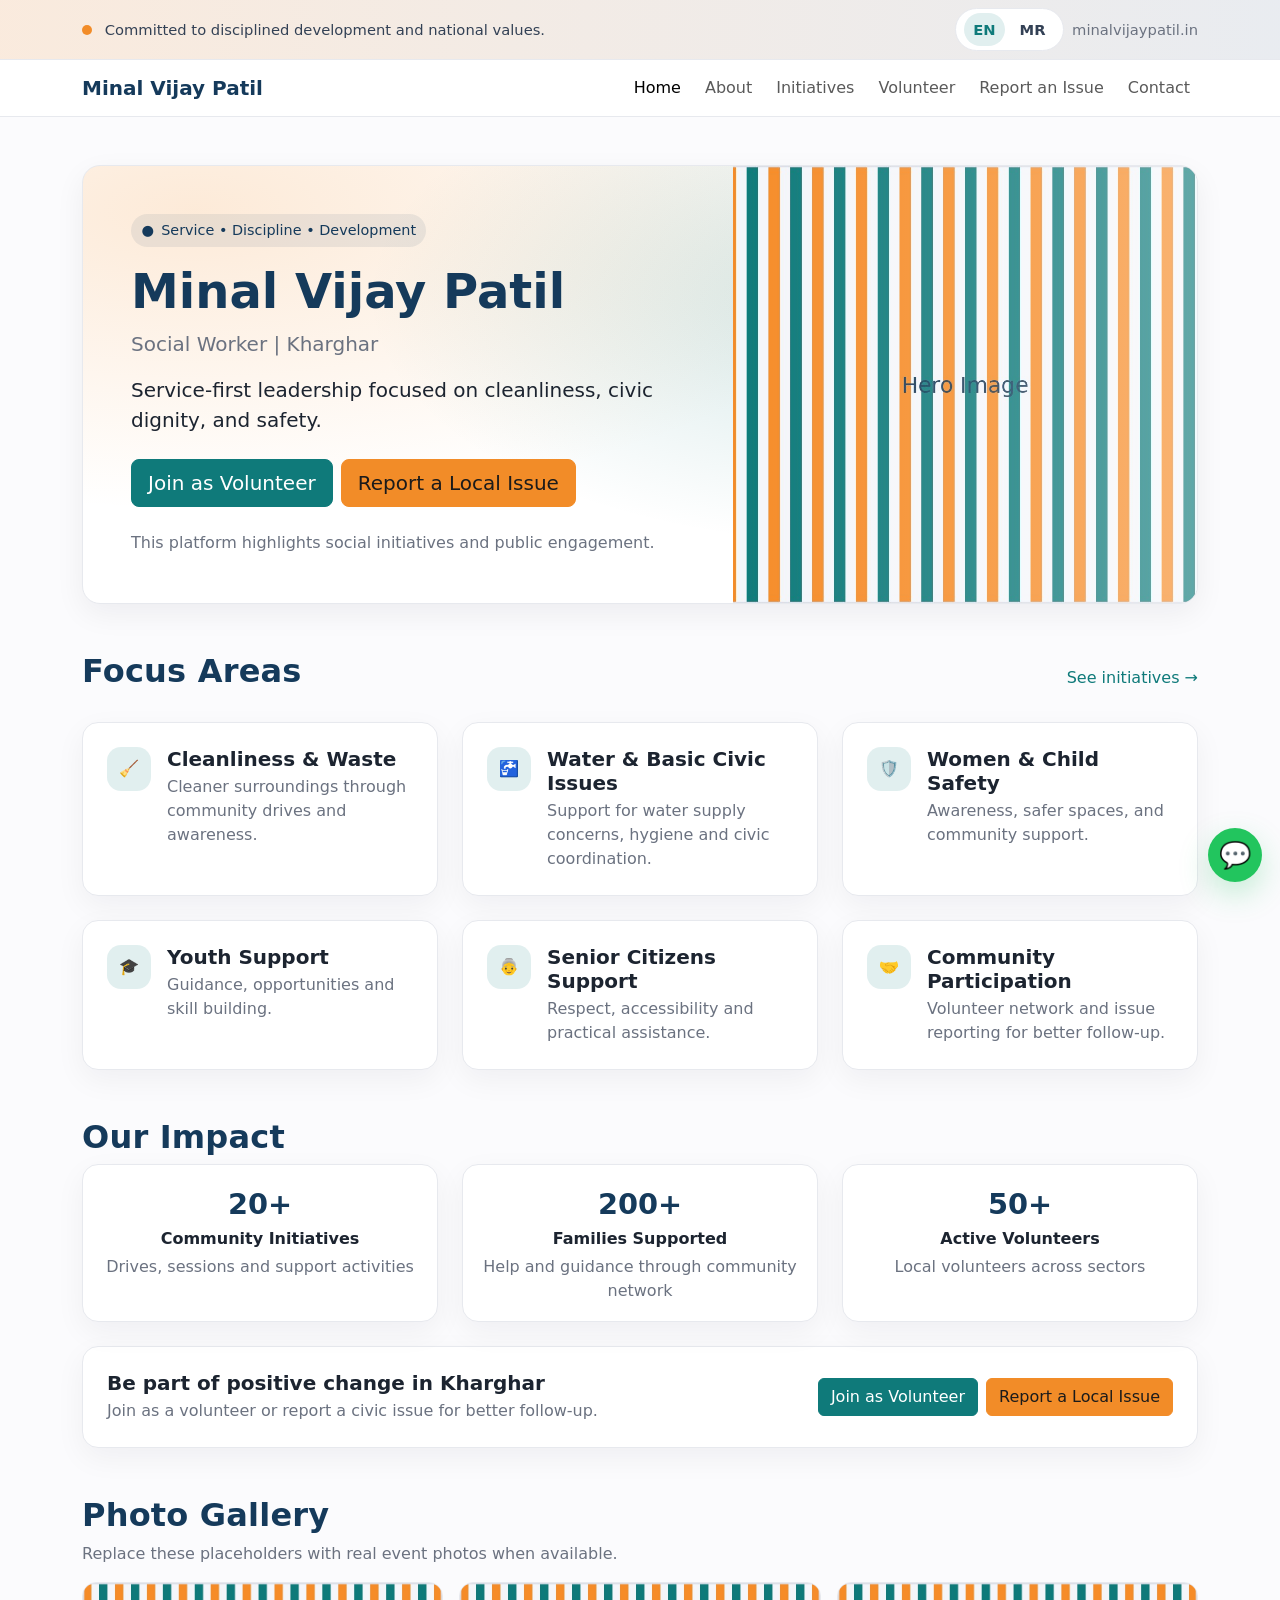
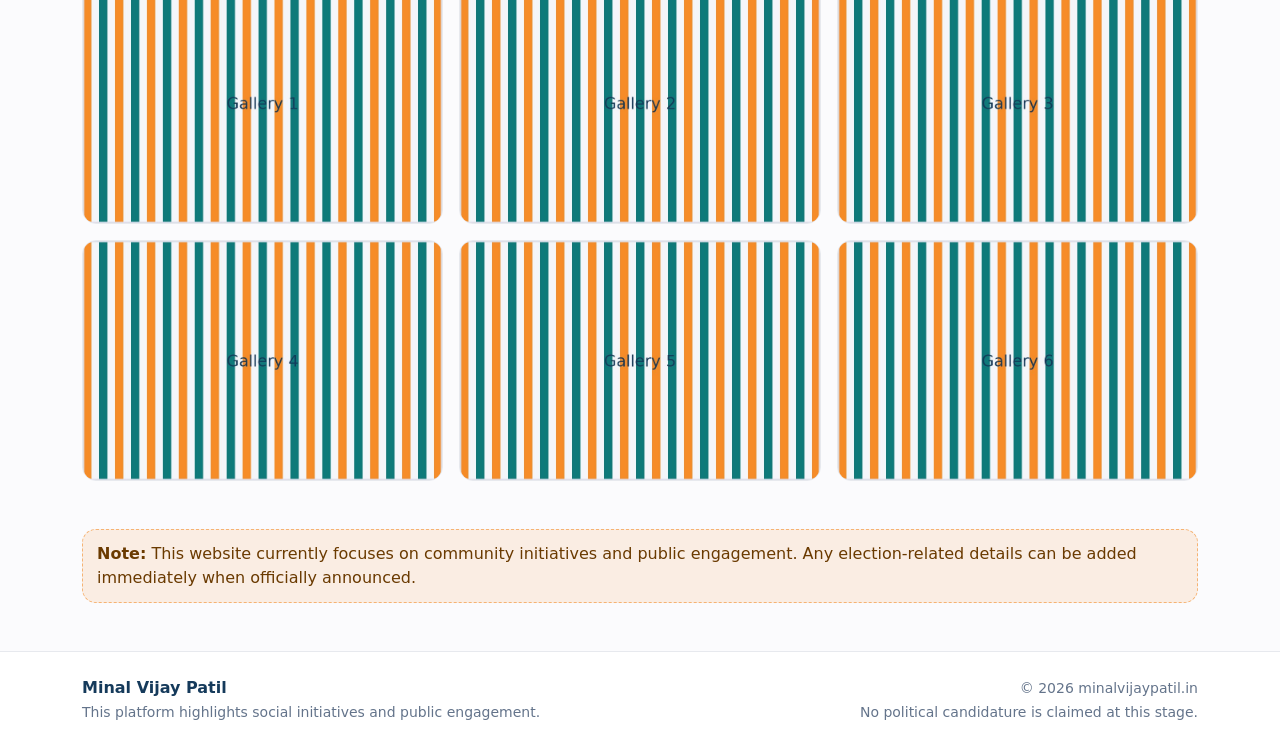
<file: index.html>
<!doctype html>
<html lang="en" data-lang="en">
<head>
  <meta charset="utf-8" />
  <meta name="viewport" content="width=device-width, initial-scale=1" />
  <title>Minal Vijay Patil | Social Worker | Kharghar</title>
  <meta name="description" content="Service-first leadership for Kharghar: cleanliness, civic issues, women & child safety, youth & senior support." />
  <link rel="icon" href="data:," />
  <link href="https://cdn.jsdelivr.net/npm/bootstrap@5.3.3/dist/css/bootstrap.min.css" rel="stylesheet">
  <link href="assets/css/style.css" rel="stylesheet">
</head>
<body>

  <div class="topbar py-2">
    <div class="container d-flex flex-wrap justify-content-between align-items-center gap-2">
      <div>
        <span class="brand-dot"></span>
        <span data-i18n="topbar_line"
          data-en="Committed to disciplined development and national values."
          data-mr="शिस्तबद्ध विकास आणि राष्ट्रीय मूल्यांप्रती कटिबद्ध.">
        </span>
      </div>

      <div class="d-flex align-items-center gap-2">
        <div class="lang-chip">
          <button type="button" class="active" data-lang-btn="en">EN</button>
          <button type="button" data-lang-btn="mr">MR</button>
        </div>
        <span class="small-muted">minalvijaypatil.in</span>
      </div>
    </div>
  </div>

  <nav class="navbar navbar-expand-lg sticky-top">
    <div class="container">
      <a class="navbar-brand fw-bold" href="index.html" style="color:var(--brand-navy);">Minal Vijay Patil</a>
      <button class="navbar-toggler" type="button" data-bs-toggle="collapse" data-bs-target="#nav">
        <span class="navbar-toggler-icon"></span>
      </button>

      <div class="collapse navbar-collapse" id="nav">
        <ul class="navbar-nav ms-auto gap-lg-2">
          <li class="nav-item"><a class="nav-link active" href="index.html" data-i18n="nav_home" data-en="Home" data-mr="मुख्यपृष्ठ"></a></li>
          <li class="nav-item"><a class="nav-link" href="about.html" data-i18n="nav_about" data-en="About" data-mr="परिचय"></a></li>
          <li class="nav-item"><a class="nav-link" href="initiatives.html" data-i18n="nav_initiatives" data-en="Initiatives" data-mr="उपक्रम"></a></li>
          <li class="nav-item"><a class="nav-link" href="volunteer.html" data-i18n="nav_volunteer" data-en="Volunteer" data-mr="स्वयंसेवक"></a></li>
          <li class="nav-item"><a class="nav-link" href="report.html" data-i18n="nav_report" data-en="Report an Issue" data-mr="तक्रार नोंदवा"></a></li>
          <li class="nav-item"><a class="nav-link" href="contact.html" data-i18n="nav_contact" data-en="Contact" data-mr="संपर्क"></a></li>
        </ul>
      </div>
    </div>
  </nav>

  <main class="container my-4 my-lg-5">

    <div class="hero">
      <div class="row g-0 align-items-stretch">
        <div class="col-lg-7 p-4 p-lg-5">
          <div class="hero-badge mb-3">
            <span>●</span>
            <span data-i18n="hero_badge"
              data-en="Service • Discipline • Development"
              data-mr="सेवा • शिस्त • विकास"></span>
          </div>

          <h1 class="display-5 fw-bold mb-2" style="color:var(--brand-navy);" data-i18n="hero_name"
              data-en="Minal Vijay Patil"
              data-mr="मीनल विजय पाटील"></h1>

          <p class="fs-5 mb-3 small-muted" data-i18n="hero_role"
             data-en="Social Worker | Kharghar"
             data-mr="सामाजिक कार्यकर्त्या | खारघर"></p>

          <p class="fs-5 mb-4" data-i18n="hero_line"
             data-en="Service-first leadership focused on cleanliness, civic dignity, and safety."
             data-mr="स्वच्छता, नागरिक सन्मान आणि सुरक्षिततेवर केंद्रित सेवाभावी नेतृत्व."></p>

          <div class="d-flex flex-wrap gap-2">
            <a class="btn btn-brand btn-lg" href="volunteer.html" data-i18n="cta_join" data-en="Join as Volunteer" data-mr="स्वयंसेवक व्हा"></a>
            <a class="btn btn-accent btn-lg" href="report.html" data-i18n="cta_report" data-en="Report a Local Issue" data-mr="स्थानिक तक्रार नोंदवा"></a>
          </div>

          <p class="mt-4 mb-0 small-muted" data-i18n="hero_note"
             data-en="This platform highlights social initiatives and public engagement."
             data-mr="हा मंच सामाजिक उपक्रम आणि लोकसहभाग यासाठी आहे."></p>
        </div>

        <div class="col-lg-5 hero-img"></div>
      </div>
    </div>

    <section class="mt-5">
      <div class="d-flex align-items-end justify-content-between flex-wrap gap-2">
        <h2 class="section-title fw-bold mb-0" data-i18n="focus_title" data-en="Focus Areas" data-mr="मुख्य लक्ष क्षेत्रे"></h2>
        <a href="initiatives.html" class="text-decoration-none" style="color:var(--brand-teal);" data-i18n="focus_link" data-en="See initiatives →" data-mr="उपक्रम पहा →"></a>
      </div>

      <div class="row g-3 g-lg-4 mt-2">
        <div class="col-md-6 col-lg-4">
          <div class="card-clean p-4 h-100">
            <div class="d-flex gap-3">
              <div class="icon-pill">🧹</div>
              <div>
                <h5 class="fw-bold mb-1" data-i18n="fa1" data-en="Cleanliness & Waste" data-mr="स्वच्छता व कचरा व्यवस्थापन"></h5>
                <p class="small-muted mb-0" data-i18n="fa1d"
                   data-en="Cleaner surroundings through community drives and awareness."
                   data-mr="समूहस्वच्छता मोहिमा व जनजागृतीद्वारे स्वच्छ परिसर."></p>
              </div>
            </div>
          </div>
        </div>

        <div class="col-md-6 col-lg-4">
          <div class="card-clean p-4 h-100">
            <div class="d-flex gap-3">
              <div class="icon-pill">🚰</div>
              <div>
                <h5 class="fw-bold mb-1" data-i18n="fa2" data-en="Water & Basic Civic Issues" data-mr="पाणी व मूलभूत नागरी समस्या"></h5>
                <p class="small-muted mb-0" data-i18n="fa2d"
                   data-en="Support for water supply concerns, hygiene and civic coordination."
                   data-mr="पाणीपुरवठा, स्वच्छता आणि नागरी समन्वयासाठी सहकार्य."></p>
              </div>
            </div>
          </div>
        </div>

        <div class="col-md-6 col-lg-4">
          <div class="card-clean p-4 h-100">
            <div class="d-flex gap-3">
              <div class="icon-pill">🛡️</div>
              <div>
                <h5 class="fw-bold mb-1" data-i18n="fa3" data-en="Women & Child Safety" data-mr="महिला व बालसुरक्षा"></h5>
                <p class="small-muted mb-0" data-i18n="fa3d"
                   data-en="Awareness, safer spaces, and community support."
                   data-mr="जनजागृती, सुरक्षित परिसर आणि समुदाय सहकार्य."></p>
              </div>
            </div>
          </div>
        </div>

        <div class="col-md-6 col-lg-4">
          <div class="card-clean p-4 h-100">
            <div class="d-flex gap-3">
              <div class="icon-pill">🎓</div>
              <div>
                <h5 class="fw-bold mb-1" data-i18n="fa4" data-en="Youth Support" data-mr="युवा मार्गदर्शन"></h5>
                <p class="small-muted mb-0" data-i18n="fa4d"
                   data-en="Guidance, opportunities and skill building."
                   data-mr="मार्गदर्शन, संधी आणि कौशल्यविकास."></p>
              </div>
            </div>
          </div>
        </div>

        <div class="col-md-6 col-lg-4">
          <div class="card-clean p-4 h-100">
            <div class="d-flex gap-3">
              <div class="icon-pill">👵</div>
              <div>
                <h5 class="fw-bold mb-1" data-i18n="fa5" data-en="Senior Citizens Support" data-mr="ज्येष्ठ नागरिक सहाय्य"></h5>
                <p class="small-muted mb-0" data-i18n="fa5d"
                   data-en="Respect, accessibility and practical assistance."
                   data-mr="आदर, सुलभता आणि प्रत्यक्ष मदत."></p>
              </div>
            </div>
          </div>
        </div>

        <div class="col-md-6 col-lg-4">
          <div class="card-clean p-4 h-100">
            <div class="d-flex gap-3">
              <div class="icon-pill">🤝</div>
              <div>
                <h5 class="fw-bold mb-1" data-i18n="fa6" data-en="Community Participation" data-mr="लोकसहभाग"></h5>
                <p class="small-muted mb-0" data-i18n="fa6d"
                   data-en="Volunteer network and issue reporting for better follow-up."
                   data-mr="स्वयंसेवक नेटवर्क आणि तक्रार नोंदणीमुळे प्रभावी पाठपुरावा."></p>
              </div>
            </div>
          </div>
        </div>
      </div>
    </section>

    <section class="mt-5">
      <h2 class="section-title fw-bold" data-i18n="impact_title" data-en="Our Impact" data-mr="आमचा प्रभाव"></h2>

      <div class="row g-3 g-lg-4">
        <div class="col-md-4">
          <div class="kpi h-100 text-center">
            <div class="num">20+</div>
            <div class="fw-semibold" data-i18n="kpi1" data-en="Community Initiatives" data-mr="सामाजिक उपक्रम"></div>
            <div class="small-muted mt-1" data-i18n="kpi1d" data-en="Drives, sessions and support activities" data-mr="मोहिमा, सत्रे आणि सहाय्य उपक्रम"></div>
          </div>
        </div>
        <div class="col-md-4">
          <div class="kpi h-100 text-center">
            <div class="num">200+</div>
            <div class="fw-semibold" data-i18n="kpi2" data-en="Families Supported" data-mr="कुटुंबांना सहाय्य"></div>
            <div class="small-muted mt-1" data-i18n="kpi2d" data-en="Help and guidance through community network" data-mr="समुदाय नेटवर्कद्वारे मदत व मार्गदर्शन"></div>
          </div>
        </div>
        <div class="col-md-4">
          <div class="kpi h-100 text-center">
            <div class="num">50+</div>
            <div class="fw-semibold" data-i18n="kpi3" data-en="Active Volunteers" data-mr="सक्रिय स्वयंसेवक"></div>
            <div class="small-muted mt-1" data-i18n="kpi3d" data-en="Local volunteers across sectors" data-mr="विविध सेक्टरमधील स्वयंसेवक"></div>
          </div>
        </div>
      </div>

      <div class="card-clean p-4 mt-4">
        <div class="d-flex flex-wrap align-items-center justify-content-between gap-2">
          <div>
            <h5 class="fw-bold mb-1" data-i18n="cta_block_title" data-en="Be part of positive change in Kharghar" data-mr="खारघरमध्ये सकारात्मक बदलाचा भाग व्हा"></h5>
            <p class="small-muted mb-0" data-i18n="cta_block_desc"
               data-en="Join as a volunteer or report a civic issue for better follow-up."
               data-mr="स्वयंसेवक व्हा किंवा नागरी तक्रार नोंदवा — प्रभावी पाठपुराव्यासाठी."></p>
          </div>
          <div class="d-flex flex-wrap gap-2">
            <a class="btn btn-brand" href="volunteer.html" data-i18n="cta_join2" data-en="Join as Volunteer" data-mr="स्वयंसेवक व्हा"></a>
            <a class="btn btn-accent" href="report.html" data-i18n="cta_report2" data-en="Report a Local Issue" data-mr="स्थानिक तक्रार नोंदवा"></a>
          </div>
        </div>
      </div>
    </section>

    <section class="mt-5">
      <h2 class="section-title fw-bold" data-i18n="gallery_title" data-en="Photo Gallery" data-mr="फोटो गॅलरी"></h2>
      <p class="small-muted" data-i18n="gallery_desc"
         data-en="Replace these placeholders with real event photos when available."
         data-mr="खरे कार्यक्रम फोटो उपलब्ध झाल्यावर हे placeholders बदला."></p>

      <div class="row g-3 gallery">
        <div class="col-6 col-lg-4"><img class="img-fluid" src="assets/img/gallery-1.jpg" alt="gallery"></div>
        <div class="col-6 col-lg-4"><img class="img-fluid" src="assets/img/gallery-2.jpg" alt="gallery"></div>
        <div class="col-6 col-lg-4"><img class="img-fluid" src="assets/img/gallery-3.jpg" alt="gallery"></div>
        <div class="col-6 col-lg-4"><img class="img-fluid" src="assets/img/gallery-4.jpg" alt="gallery"></div>
        <div class="col-6 col-lg-4"><img class="img-fluid" src="assets/img/gallery-5.jpg" alt="gallery"></div>
        <div class="col-6 col-lg-4"><img class="img-fluid" src="assets/img/gallery-6.jpg" alt="gallery"></div>
      </div>
    </section>

    <section class="mt-5">
      <div class="form-note">
        <strong data-i18n="disc_title" data-en="Note:" data-mr="टीप:"></strong>
        <span data-i18n="disc_text"
          data-en="This website currently focuses on community initiatives and public engagement. Any election-related details can be added immediately when officially announced."
          data-mr="हा वेबसाईट सध्या सामाजिक उपक्रम आणि लोकसहभागावर केंद्रित आहे. अधिकृत घोषणा झाल्यावर निवडणूकविषयक माहिती त्वरित जोडता येईल."></span>
      </div>
    </section>

  </main>

  <footer class="footer mt-5">
    <div class="container py-4">
      <div class="d-flex flex-wrap justify-content-between align-items-center gap-2">
        <div>
          <div class="fw-bold" style="color:var(--brand-navy);">Minal Vijay Patil</div>
          <small data-i18n="footer_line"
            data-en="This platform highlights social initiatives and public engagement."
            data-mr="हा मंच सामाजिक उपक्रम आणि लोकसहभाग यासाठी आहे."></small>
        </div>
        <div class="text-end">
          <small>© <span id="year"></span> minalvijaypatil.in</small><br/>
          <small class="small-muted" data-i18n="footer_disclaimer"
            data-en="No political candidature is claimed at this stage."
            data-mr="या टप्प्यावर कोणताही राजकीय उमेदवारीचा दावा नाही."></small>
        </div>
      </div>
    </div>
  </footer>

  <a class="sticky-whatsapp" href="https://wa.me/910000000000" target="_blank" aria-label="WhatsApp">
    <div class="wa">💬</div>
  </a>

  <script src="https://cdn.jsdelivr.net/npm/bootstrap@5.3.3/dist/js/bootstrap.bundle.min.js"></script>
  <script src="assets/js/main.js"></script>
</body>
</html>
</file>
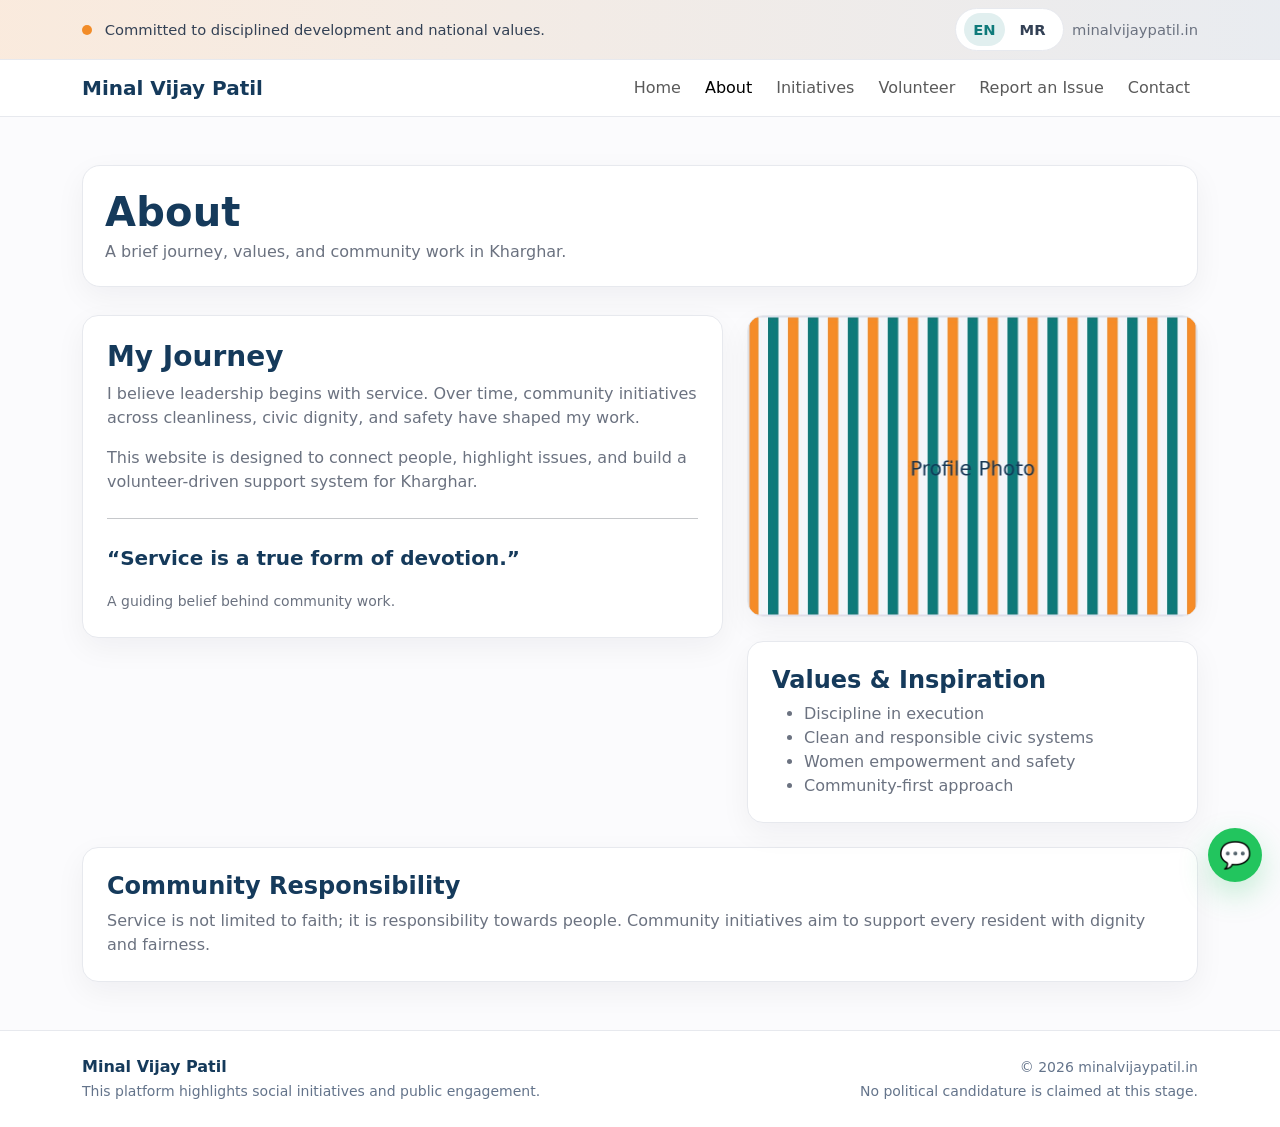
<file: about.html>
<!doctype html>
<html lang="en" data-lang="en">
<head>
  <meta charset="utf-8" />
  <meta name="viewport" content="width=device-width, initial-scale=1" />
  <title>About | Minal Vijay Patil</title>
  <link rel="icon" href="data:," />
  <link href="https://cdn.jsdelivr.net/npm/bootstrap@5.3.3/dist/css/bootstrap.min.css" rel="stylesheet">
  <link href="assets/css/style.css" rel="stylesheet">
</head>
<body>

<div class="topbar py-2">
  <div class="container d-flex flex-wrap justify-content-between align-items-center gap-2">
    <div><span class="brand-dot"></span>
      <span data-i18n="topbar_line"
        data-en="Committed to disciplined development and national values."
        data-mr="शिस्तबद्ध विकास आणि राष्ट्रीय मूल्यांप्रती कटिबद्ध."></span>
    </div>
    <div class="d-flex align-items-center gap-2">
      <div class="lang-chip">
        <button type="button" class="active" data-lang-btn="en">EN</button>
        <button type="button" data-lang-btn="mr">MR</button>
      </div>
      <span class="small-muted">minalvijaypatil.in</span>
    </div>
  </div>
</div>

<nav class="navbar navbar-expand-lg sticky-top">
  <div class="container">
    <a class="navbar-brand fw-bold" href="index.html" style="color:var(--brand-navy);">Minal Vijay Patil</a>
    <button class="navbar-toggler" type="button" data-bs-toggle="collapse" data-bs-target="#nav">
      <span class="navbar-toggler-icon"></span>
    </button>
    <div class="collapse navbar-collapse" id="nav">
      <ul class="navbar-nav ms-auto gap-lg-2">
        <li class="nav-item"><a class="nav-link" href="index.html" data-i18n="nav_home" data-en="Home" data-mr="मुख्यपृष्ठ"></a></li>
        <li class="nav-item"><a class="nav-link active" href="about.html" data-i18n="nav_about" data-en="About" data-mr="परिचय"></a></li>
        <li class="nav-item"><a class="nav-link" href="initiatives.html" data-i18n="nav_initiatives" data-en="Initiatives" data-mr="उपक्रम"></a></li>
        <li class="nav-item"><a class="nav-link" href="volunteer.html" data-i18n="nav_volunteer" data-en="Volunteer" data-mr="स्वयंसेवक"></a></li>
        <li class="nav-item"><a class="nav-link" href="report.html" data-i18n="nav_report" data-en="Report an Issue" data-mr="तक्रार नोंदवा"></a></li>
        <li class="nav-item"><a class="nav-link" href="contact.html" data-i18n="nav_contact" data-en="Contact" data-mr="संपर्क"></a></li>
      </ul>
    </div>
  </div>
</nav>

<main class="container my-4 my-lg-5">
  <div class="page-hero">
    <h1 class="section-title fw-bold mb-1" data-i18n="about_title" data-en="About" data-mr="परिचय"></h1>
    <p class="small-muted mb-0" data-i18n="about_sub"
      data-en="A brief journey, values, and community work in Kharghar."
      data-mr="खारघरमधील कार्यप्रवास, मूल्ये आणि समाजकार्य."></p>
  </div>

  <div class="row g-4 mt-1">
    <div class="col-lg-7">
      <div class="card-clean p-4">
        <h3 class="fw-bold" style="color:var(--brand-navy);" data-i18n="journey_h" data-en="My Journey" data-mr="माझा प्रवास"></h3>
        <p class="small-muted" data-i18n="journey_p1"
          data-en="I believe leadership begins with service. Over time, community initiatives across cleanliness, civic dignity, and safety have shaped my work."
          data-mr="माझ्या मते नेतृत्वाची सुरुवात सेवेतून होते. स्वच्छता, नागरिक सन्मान आणि सुरक्षिततेसाठी केलेले उपक्रम माझ्या कार्याला दिशा देतात."></p>
        <p class="small-muted mb-0" data-i18n="journey_p2"
          data-en="This website is designed to connect people, highlight issues, and build a volunteer-driven support system for Kharghar."
          data-mr="हा वेबसाईट लोकांना जोडण्यासाठी, समस्या अधोरेखित करण्यासाठी आणि खारघरमध्ये स्वयंसेवक-आधारित सहयोग निर्माण करण्यासाठी आहे."></p>

        <hr class="my-4">

        <blockquote class="mb-0">
          <p class="fs-5 fw-semibold" style="color:var(--brand-navy);" data-i18n="quote"
             data-en="“Service is a true form of devotion.”"
             data-mr="“सेवा हीच खरी भक्ती.”"></p>
          <small class="small-muted" data-i18n="quote_note"
            data-en="A guiding belief behind community work."
            data-mr="समाजकार्यामागील मार्गदर्शक विचार."></small>
        </blockquote>
      </div>
    </div>

    <div class="col-lg-5">
      <div class="card-clean overflow-hidden">
        <img src="assets/img/placeholder.jpg" class="img-fluid" alt="profile">
      </div>

      <div class="card-clean p-4 mt-4">
        <h4 class="fw-bold" style="color:var(--brand-navy);" data-i18n="values_h" data-en="Values & Inspiration" data-mr="मूल्ये व प्रेरणा"></h4>
        <ul class="small-muted mb-0">
          <li data-i18n="v1" data-en="Discipline in execution" data-mr="कार्यात शिस्त"></li>
          <li data-i18n="v2" data-en="Clean and responsible civic systems" data-mr="स्वच्छ व जबाबदार नागरी व्यवस्था"></li>
          <li data-i18n="v3" data-en="Women empowerment and safety" data-mr="महिला सक्षमीकरण व सुरक्षितता"></li>
          <li data-i18n="v4" data-en="Community-first approach" data-mr="समुदाय-प्रथम दृष्टिकोन"></li>
        </ul>
      </div>
    </div>
  </div>

  <div class="card-clean p-4 mt-4">
    <h4 class="fw-bold" style="color:var(--brand-navy);" data-i18n="temple_h" data-en="Community Responsibility" data-mr="सामाजिक जबाबदारी"></h4>
    <p class="small-muted mb-0" data-i18n="temple_p"
      data-en="Service is not limited to faith; it is responsibility towards people. Community initiatives aim to support every resident with dignity and fairness."
      data-mr="सेवा ही केवळ श्रद्धेपुरती मर्यादित नाही; ती लोकांप्रती जबाबदारी आहे. उपक्रमांचा उद्देश प्रत्येक नागरिकाला सन्मान आणि न्यायाने सहाय्य करणे हा आहे."></p>
  </div>

</main>

<footer class="footer mt-5">
  <div class="container py-4">
    <div class="d-flex flex-wrap justify-content-between align-items-center gap-2">
      <div>
        <div class="fw-bold" style="color:var(--brand-navy);">Minal Vijay Patil</div>
        <small data-i18n="footer_line"
          data-en="This platform highlights social initiatives and public engagement."
          data-mr="हा मंच सामाजिक उपक्रम आणि लोकसहभाग यासाठी आहे."></small>
      </div>
      <div class="text-end">
        <small>© <span id="year"></span> minalvijaypatil.in</small><br/>
        <small class="small-muted" data-i18n="footer_disclaimer"
          data-en="No political candidature is claimed at this stage."
          data-mr="या टप्प्यावर कोणताही राजकीय उमेदवारीचा दावा नाही."></small>
      </div>
    </div>
  </div>
</footer>

<a class="sticky-whatsapp" href="https://wa.me/910000000000" target="_blank" aria-label="WhatsApp">
  <div class="wa">💬</div>
</a>

<script src="https://cdn.jsdelivr.net/npm/bootstrap@5.3.3/dist/js/bootstrap.bundle.min.js"></script>
<script src="assets/js/main.js"></script>
</body>
</html>
</file>
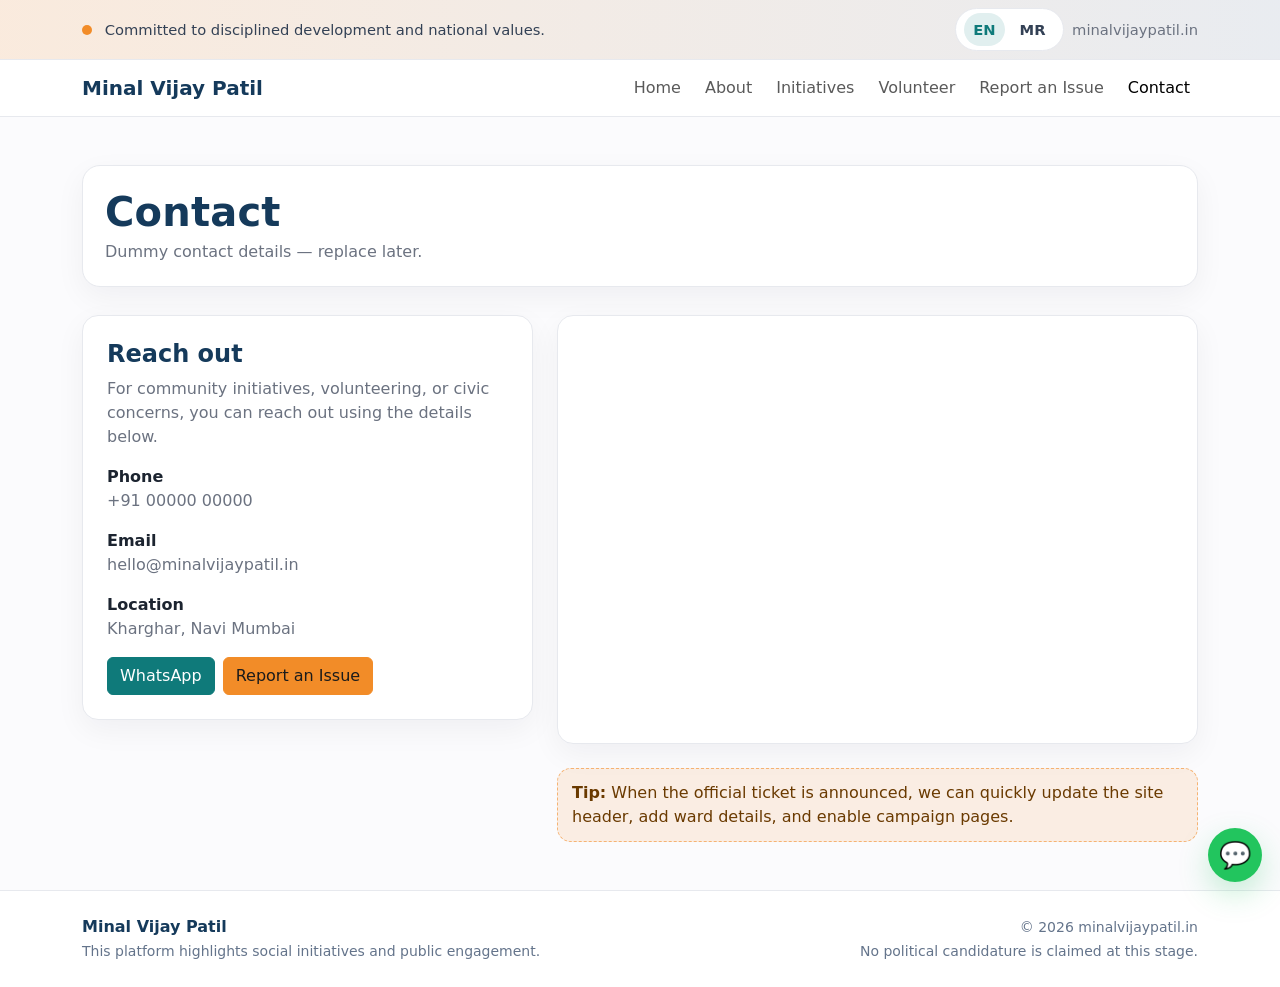
<file: contact.html>
<!doctype html>
<html lang="en" data-lang="en">
<head>
  <meta charset="utf-8" />
  <meta name="viewport" content="width=device-width, initial-scale=1" />
  <title>Contact | Minal Vijay Patil</title>
  <link rel="icon" href="data:," />
  <link href="https://cdn.jsdelivr.net/npm/bootstrap@5.3.3/dist/css/bootstrap.min.css" rel="stylesheet">
  <link href="assets/css/style.css" rel="stylesheet">
</head>
<body>

<div class="topbar py-2">
  <div class="container d-flex flex-wrap justify-content-between align-items-center gap-2">
    <div><span class="brand-dot"></span>
      <span data-i18n="topbar_line"
        data-en="Committed to disciplined development and national values."
        data-mr="शिस्तबद्ध विकास आणि राष्ट्रीय मूल्यांप्रती कटिबद्ध."></span>
    </div>
    <div class="d-flex align-items-center gap-2">
      <div class="lang-chip">
        <button type="button" class="active" data-lang-btn="en">EN</button>
        <button type="button" data-lang-btn="mr">MR</button>
      </div>
      <span class="small-muted">minalvijaypatil.in</span>
    </div>
  </div>
</div>

<nav class="navbar navbar-expand-lg sticky-top">
  <div class="container">
    <a class="navbar-brand fw-bold" href="index.html" style="color:var(--brand-navy);">Minal Vijay Patil</a>
    <button class="navbar-toggler" type="button" data-bs-toggle="collapse" data-bs-target="#nav">
      <span class="navbar-toggler-icon"></span>
    </button>
    <div class="collapse navbar-collapse" id="nav">
      <ul class="navbar-nav ms-auto gap-lg-2">
        <li class="nav-item"><a class="nav-link" href="index.html" data-i18n="nav_home" data-en="Home" data-mr="मुख्यपृष्ठ"></a></li>
        <li class="nav-item"><a class="nav-link" href="about.html" data-i18n="nav_about" data-en="About" data-mr="परिचय"></a></li>
        <li class="nav-item"><a class="nav-link" href="initiatives.html" data-i18n="nav_initiatives" data-en="Initiatives" data-mr="उपक्रम"></a></li>
        <li class="nav-item"><a class="nav-link" href="volunteer.html" data-i18n="nav_volunteer" data-en="Volunteer" data-mr="स्वयंसेवक"></a></li>
        <li class="nav-item"><a class="nav-link" href="report.html" data-i18n="nav_report" data-en="Report an Issue" data-mr="तक्रार नोंदवा"></a></li>
        <li class="nav-item"><a class="nav-link active" href="contact.html" data-i18n="nav_contact" data-en="Contact" data-mr="संपर्क"></a></li>
      </ul>
    </div>
  </div>
</nav>

<main class="container my-4 my-lg-5">

  <div class="page-hero">
    <h1 class="section-title fw-bold mb-1" data-i18n="c_title" data-en="Contact" data-mr="संपर्क"></h1>
    <p class="small-muted mb-0" data-i18n="c_sub"
      data-en="Dummy contact details — replace later."
      data-mr="डमी संपर्क माहिती — नंतर बदला."></p>
  </div>

  <div class="row g-4 mt-1">
    <div class="col-lg-5">
      <div class="card-clean p-4">
        <h4 class="fw-bold" style="color:var(--brand-navy);" data-i18n="c_reach" data-en="Reach out" data-mr="संपर्क करा"></h4>
        <p class="small-muted mb-3" data-i18n="c_text"
          data-en="For community initiatives, volunteering, or civic concerns, you can reach out using the details below."
          data-mr="सामाजिक उपक्रम, स्वयंसेवक सहभाग किंवा नागरी समस्यांसाठी खालील माहितीवर संपर्क करा."></p>

        <div class="mb-3">
          <div class="fw-semibold">Phone</div>
          <div class="small-muted">+91 00000 00000</div>
        </div>
        <div class="mb-3">
          <div class="fw-semibold">Email</div>
          <div class="small-muted">hello@minalvijaypatil.in</div>
        </div>
        <div class="mb-3">
          <div class="fw-semibold" data-i18n="c_loc" data-en="Location" data-mr="स्थान"></div>
          <div class="small-muted">Kharghar, Navi Mumbai</div>
        </div>

        <div class="d-flex flex-wrap gap-2">
          <a class="btn btn-brand" href="https://wa.me/910000000000" target="_blank">WhatsApp</a>
          <a class="btn btn-accent" href="report.html" data-i18n="c_report" data-en="Report an Issue" data-mr="तक्रार नोंदवा"></a>
        </div>
      </div>
    </div>

    <div class="col-lg-7">
      <div class="card-clean overflow-hidden">
        <iframe
          title="Map"
          src="https://www.google.com/maps?q=Kharghar,Navi%20Mumbai&output=embed"
          width="100%" height="420" style="border:0;" loading="lazy"></iframe>
      </div>

      <div class="form-note mt-4">
        <strong data-i18n="c_note_h" data-en="Tip:" data-mr="टीप:"></strong>
        <span data-i18n="c_note"
          data-en="When the official ticket is announced, we can quickly update the site header, add ward details, and enable campaign pages."
          data-mr="अधिकृत घोषणा झाल्यावर हेडर, वॉर्ड माहिती आणि प्रचार पेजेस पटकन सुरू करता येतील."></span>
      </div>
    </div>
  </div>

</main>

<footer class="footer mt-5">
  <div class="container py-4">
    <div class="d-flex flex-wrap justify-content-between align-items-center gap-2">
      <div>
        <div class="fw-bold" style="color:var(--brand-navy);">Minal Vijay Patil</div>
        <small data-i18n="footer_line"
          data-en="This platform highlights social initiatives and public engagement."
          data-mr="हा मंच सामाजिक उपक्रम आणि लोकसहभाग यासाठी आहे."></small>
      </div>
      <div class="text-end">
        <small>© <span id="year"></span> minalvijaypatil.in</small><br/>
        <small class="small-muted" data-i18n="footer_disclaimer"
          data-en="No political candidature is claimed at this stage."
          data-mr="या टप्प्यावर कोणताही राजकीय उमेदवारीचा दावा नाही."></small>
      </div>
    </div>
  </div>
</footer>

<a class="sticky-whatsapp" href="https://wa.me/910000000000" target="_blank" aria-label="WhatsApp">
  <div class="wa">💬</div>
</a>

<script src="https://cdn.jsdelivr.net/npm/bootstrap@5.3.3/dist/js/bootstrap.bundle.min.js"></script>
<script src="assets/js/main.js"></script>
</body>
</html>
</file>
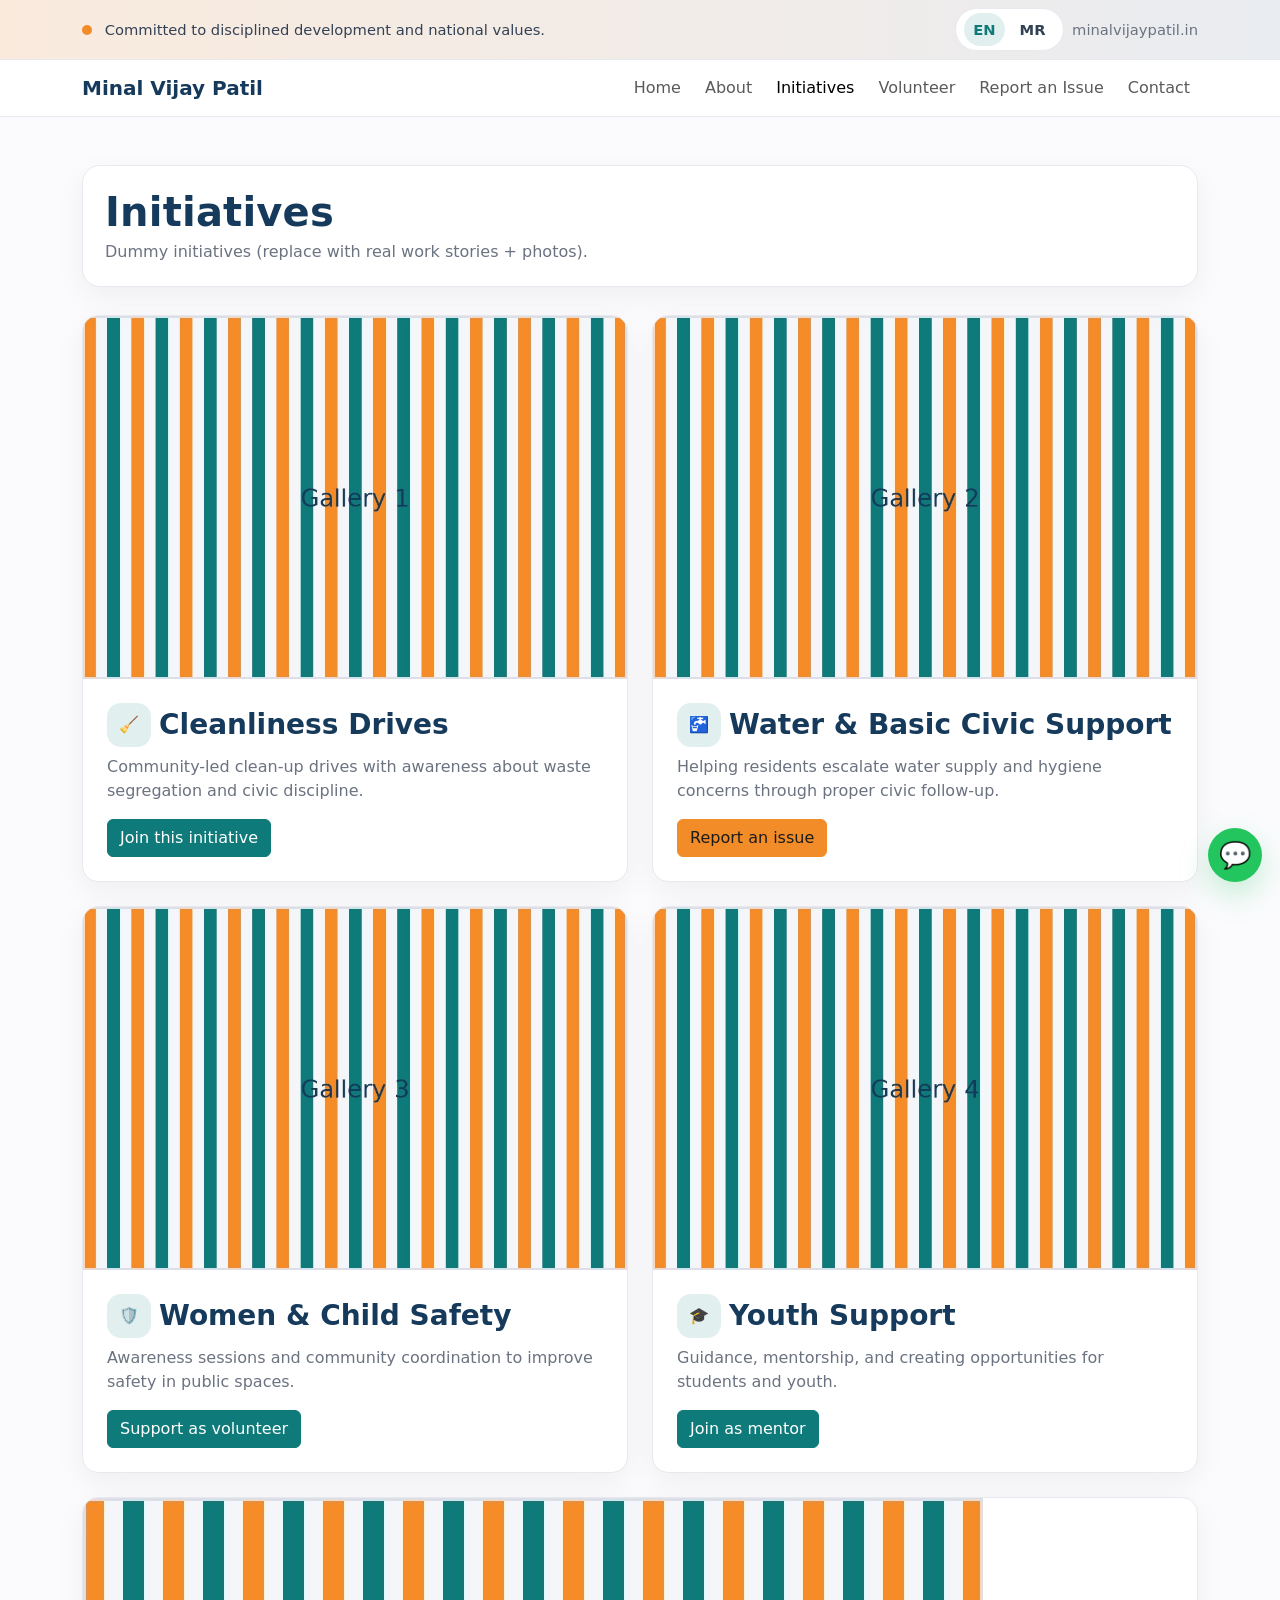
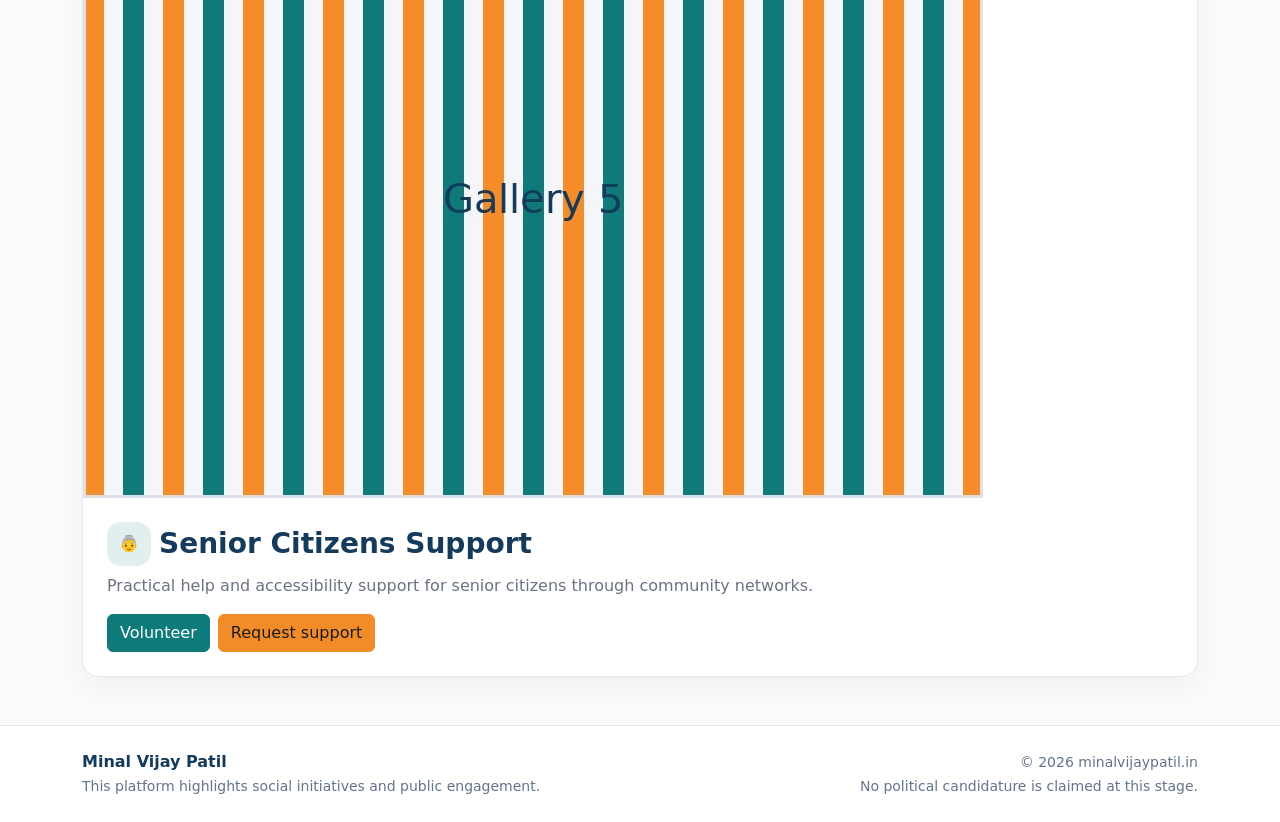
<file: initiatives.html>
<!doctype html>
<html lang="en" data-lang="en">
<head>
  <meta charset="utf-8" />
  <meta name="viewport" content="width=device-width, initial-scale=1" />
  <title>Initiatives | Minal Vijay Patil</title>
  <link rel="icon" href="data:," />
  <link href="https://cdn.jsdelivr.net/npm/bootstrap@5.3.3/dist/css/bootstrap.min.css" rel="stylesheet">
  <link href="assets/css/style.css" rel="stylesheet">
</head>
<body>

<div class="topbar py-2">
  <div class="container d-flex flex-wrap justify-content-between align-items-center gap-2">
    <div><span class="brand-dot"></span>
      <span data-i18n="topbar_line"
        data-en="Committed to disciplined development and national values."
        data-mr="शिस्तबद्ध विकास आणि राष्ट्रीय मूल्यांप्रती कटिबद्ध."></span>
    </div>
    <div class="d-flex align-items-center gap-2">
      <div class="lang-chip">
        <button type="button" class="active" data-lang-btn="en">EN</button>
        <button type="button" data-lang-btn="mr">MR</button>
      </div>
      <span class="small-muted">minalvijaypatil.in</span>
    </div>
  </div>
</div>

<nav class="navbar navbar-expand-lg sticky-top">
  <div class="container">
    <a class="navbar-brand fw-bold" href="index.html" style="color:var(--brand-navy);">Minal Vijay Patil</a>
    <button class="navbar-toggler" type="button" data-bs-toggle="collapse" data-bs-target="#nav">
      <span class="navbar-toggler-icon"></span>
    </button>
    <div class="collapse navbar-collapse" id="nav">
      <ul class="navbar-nav ms-auto gap-lg-2">
        <li class="nav-item"><a class="nav-link" href="index.html" data-i18n="nav_home" data-en="Home" data-mr="मुख्यपृष्ठ"></a></li>
        <li class="nav-item"><a class="nav-link" href="about.html" data-i18n="nav_about" data-en="About" data-mr="परिचय"></a></li>
        <li class="nav-item"><a class="nav-link active" href="initiatives.html" data-i18n="nav_initiatives" data-en="Initiatives" data-mr="उपक्रम"></a></li>
        <li class="nav-item"><a class="nav-link" href="volunteer.html" data-i18n="nav_volunteer" data-en="Volunteer" data-mr="स्वयंसेवक"></a></li>
        <li class="nav-item"><a class="nav-link" href="report.html" data-i18n="nav_report" data-en="Report an Issue" data-mr="तक्रार नोंदवा"></a></li>
        <li class="nav-item"><a class="nav-link" href="contact.html" data-i18n="nav_contact" data-en="Contact" data-mr="संपर्क"></a></li>
      </ul>
    </div>
  </div>
</nav>

<main class="container my-4 my-lg-5">

  <div class="page-hero">
    <h1 class="section-title fw-bold mb-1" data-i18n="ini_title" data-en="Initiatives" data-mr="उपक्रम"></h1>
    <p class="small-muted mb-0" data-i18n="ini_sub"
      data-en="Dummy initiatives (replace with real work stories + photos)."
      data-mr="डमी उपक्रम (खरे उपक्रम व फोटो नंतर बदला)."></p>
  </div>

  <div class="row g-4 mt-1">

    <div class="col-lg-6">
      <div class="card-clean overflow-hidden h-100">
        <img src="assets/img/gallery-1.jpg" class="img-fluid" alt="initiative">
        <div class="p-4">
          <div class="d-flex align-items-center gap-2 mb-2">
            <div class="icon-pill">🧹</div>
            <h3 class="fw-bold mb-0" style="color:var(--brand-navy);" data-i18n="i1t"
              data-en="Cleanliness Drives"
              data-mr="स्वच्छता मोहिमा"></h3>
          </div>
          <p class="small-muted" data-i18n="i1d"
            data-en="Community-led clean-up drives with awareness about waste segregation and civic discipline."
            data-mr="समुदायाच्या सहभागातून स्वच्छता मोहिमा, कचरा वर्गीकरण व नागरी शिस्त जनजागृती."></p>
          <a href="volunteer.html" class="btn btn-brand" data-i18n="i_join" data-en="Join this initiative" data-mr="या उपक्रमात सहभागी व्हा"></a>
        </div>
      </div>
    </div>

    <div class="col-lg-6">
      <div class="card-clean overflow-hidden h-100">
        <img src="assets/img/gallery-2.jpg" class="img-fluid" alt="initiative">
        <div class="p-4">
          <div class="d-flex align-items-center gap-2 mb-2">
            <div class="icon-pill">🚰</div>
            <h3 class="fw-bold mb-0" style="color:var(--brand-navy);" data-i18n="i2t"
              data-en="Water & Basic Civic Support"
              data-mr="पाणी व मूलभूत नागरी सहाय्य"></h3>
          </div>
          <p class="small-muted" data-i18n="i2d"
            data-en="Helping residents escalate water supply and hygiene concerns through proper civic follow-up."
            data-mr="पाणीपुरवठा व स्वच्छतेच्या समस्यांवर योग्य पाठपुरावा व समन्वयासाठी मदत."></p>
          <a href="report.html" class="btn btn-accent" data-i18n="i_report" data-en="Report an issue" data-mr="तक्रार नोंदवा"></a>
        </div>
      </div>
    </div>

    <div class="col-lg-6">
      <div class="card-clean overflow-hidden h-100">
        <img src="assets/img/gallery-3.jpg" class="img-fluid" alt="initiative">
        <div class="p-4">
          <div class="d-flex align-items-center gap-2 mb-2">
            <div class="icon-pill">🛡️</div>
            <h3 class="fw-bold mb-0" style="color:var(--brand-navy);" data-i18n="i3t"
              data-en="Women & Child Safety"
              data-mr="महिला व बालसुरक्षा"></h3>
          </div>
          <p class="small-muted" data-i18n="i3d"
            data-en="Awareness sessions and community coordination to improve safety in public spaces."
            data-mr="जनजागृती सत्रे आणि समुदाय समन्वयातून सार्वजनिक ठिकाणी सुरक्षितता वाढवणे."></p>
          <a href="volunteer.html" class="btn btn-brand" data-i18n="i_join2" data-en="Support as volunteer" data-mr="स्वयंसेवक म्हणून साथ द्या"></a>
        </div>
      </div>
    </div>

    <div class="col-lg-6">
      <div class="card-clean overflow-hidden h-100">
        <img src="assets/img/gallery-4.jpg" class="img-fluid" alt="initiative">
        <div class="p-4">
          <div class="d-flex align-items-center gap-2 mb-2">
            <div class="icon-pill">🎓</div>
            <h3 class="fw-bold mb-0" style="color:var(--brand-navy);" data-i18n="i4t"
              data-en="Youth Support"
              data-mr="युवा मार्गदर्शन"></h3>
          </div>
          <p class="small-muted" data-i18n="i4d"
            data-en="Guidance, mentorship, and creating opportunities for students and youth."
            data-mr="विद्यार्थी व युवकांसाठी मार्गदर्शन, मेंटोरशिप आणि संधी निर्माण."></p>
          <a href="volunteer.html" class="btn btn-brand" data-i18n="i_join3" data-en="Join as mentor" data-mr="मेंटर म्हणून सहभागी व्हा"></a>
        </div>
      </div>
    </div>

    <div class="col-lg-12">
      <div class="card-clean overflow-hidden">
        <img src="assets/img/gallery-5.jpg" class="img-fluid" alt="initiative">
        <div class="p-4">
          <div class="d-flex align-items-center gap-2 mb-2">
            <div class="icon-pill">👵</div>
            <h3 class="fw-bold mb-0" style="color:var(--brand-navy);" data-i18n="i5t"
              data-en="Senior Citizens Support"
              data-mr="ज्येष्ठ नागरिक सहाय्य"></h3>
          </div>
          <p class="small-muted" data-i18n="i5d"
            data-en="Practical help and accessibility support for senior citizens through community networks."
            data-mr="समुदाय नेटवर्कद्वारे ज्येष्ठ नागरिकांसाठी प्रत्यक्ष मदत व सुलभता सहाय्य."></p>

          <div class="d-flex flex-wrap gap-2">
            <a href="volunteer.html" class="btn btn-brand" data-i18n="i5cta1" data-en="Volunteer" data-mr="स्वयंसेवक व्हा"></a>
            <a href="report.html" class="btn btn-accent" data-i18n="i5cta2" data-en="Request support" data-mr="मदत मागवा"></a>
          </div>
        </div>
      </div>
    </div>

  </div>

</main>

<footer class="footer mt-5">
  <div class="container py-4">
    <div class="d-flex flex-wrap justify-content-between align-items-center gap-2">
      <div>
        <div class="fw-bold" style="color:var(--brand-navy);">Minal Vijay Patil</div>
        <small data-i18n="footer_line"
          data-en="This platform highlights social initiatives and public engagement."
          data-mr="हा मंच सामाजिक उपक्रम आणि लोकसहभाग यासाठी आहे."></small>
      </div>
      <div class="text-end">
        <small>© <span id="year"></span> minalvijaypatil.in</small><br/>
        <small class="small-muted" data-i18n="footer_disclaimer"
          data-en="No political candidature is claimed at this stage."
          data-mr="या टप्प्यावर कोणताही राजकीय उमेदवारीचा दावा नाही."></small>
      </div>
    </div>
  </div>
</footer>

<a class="sticky-whatsapp" href="https://wa.me/910000000000" target="_blank" aria-label="WhatsApp">
  <div class="wa">💬</div>
</a>

<script src="https://cdn.jsdelivr.net/npm/bootstrap@5.3.3/dist/js/bootstrap.bundle.min.js"></script>
<script src="assets/js/main.js"></script>
</body>
</html>
</file>
<file: assets/css/style.css>
:root{
  --brand-navy:#153a5b;
  --brand-saffron:#f28c28;
  --brand-teal:#0f7a7a;
  --bg-soft:#fbfbfd;
  --text:#1c2430;
  --muted:#6b7280;
  --card:#ffffff;
  --border:#e7e9ee;
}

*{scroll-behavior:smooth;}
body{
  font-family: system-ui, -apple-system, Segoe UI, Roboto, "Noto Sans Devanagari", "Noto Sans", Arial, sans-serif;
  color: var(--text);
  background: var(--bg-soft);
}

.navbar{
  background:#fff;
  border-bottom:1px solid var(--border);
}
.topbar{
  background: linear-gradient(90deg, rgba(242,140,40,.15), rgba(21,58,91,.08));
  border-bottom:1px solid var(--border);
  font-size: 0.92rem;
  color: #334155;
}
.brand-dot{
  width:10px;height:10px;border-radius:999px;background:var(--brand-saffron);
  display:inline-block;margin-right:8px;
}
.btn-brand{
  background: var(--brand-teal);
  border-color: var(--brand-teal);
  color:#fff;
}
.btn-brand:hover{ filter: brightness(.95); color:#fff; }
.btn-accent{
  background: var(--brand-saffron);
  border-color: var(--brand-saffron);
  color:#1b1b1b;
}
.btn-accent:hover{ filter: brightness(.95); color:#1b1b1b; }

.hero{
  background: radial-gradient(1200px 500px at 10% 10%, rgba(242,140,40,.18), transparent 60%),
              radial-gradient(900px 450px at 70% 30%, rgba(15,122,122,.18), transparent 55%),
              #fff;
  border:1px solid var(--border);
  border-radius: 18px;
  overflow:hidden;
  box-shadow: 0 10px 30px rgba(16,24,40,.06);
}

.hero .hero-img{
  min-height: 340px;
  background: url("./../img/hero.jpg") center/cover no-repeat;
  position: relative;
}
.hero .hero-img::after{
  content:"";
  position:absolute; inset:0;
  background: linear-gradient(90deg, rgba(255,255,255,.0), rgba(255,255,255,.15), rgba(255,255,255,.35));
}
.hero-badge{
  font-size:.9rem;
  padding:.35rem .65rem;
  border-radius:999px;
  background: rgba(21,58,91,.08);
  color: var(--brand-navy);
  display:inline-flex;
  align-items:center;
  gap:.45rem;
}

.section-title{
  color: var(--brand-navy);
  letter-spacing:.2px;
}
.kpi{
  background:#fff;
  border:1px solid var(--border);
  border-radius:16px;
  padding:18px;
  box-shadow: 0 10px 30px rgba(16,24,40,.05);
}
.kpi .num{
  font-size: 1.8rem;
  font-weight: 800;
  color: var(--brand-navy);
}
.card-clean{
  background: var(--card);
  border:1px solid var(--border);
  border-radius: 16px;
  box-shadow: 0 10px 30px rgba(16,24,40,.05);
}
.icon-pill{
  width:44px;height:44px;border-radius:14px;
  display:flex;align-items:center;justify-content:center;
  background: rgba(15,122,122,.12);
  color: var(--brand-teal);
  flex: 0 0 auto;
}
.small-muted{ color: var(--muted); }

.gallery img{
  border-radius: 14px;
  border: 1px solid var(--border);
  background:#fff;
}

.footer{
  background:#fff;
  border-top:1px solid var(--border);
}
.footer small{ color:#64748b; }

.sticky-whatsapp{
  position: fixed;
  right: 18px;
  bottom: 18px;
  z-index: 999;
  text-decoration:none;
}
.sticky-whatsapp .wa{
  width: 54px; height: 54px;
  border-radius: 999px;
  background: #22c55e;
  box-shadow: 0 12px 30px rgba(34,197,94,.25);
  display:flex;align-items:center;justify-content:center;
  color:#fff;
  font-size: 26px;
}

.form-note{
  background: rgba(242,140,40,.12);
  border: 1px dashed rgba(242,140,40,.6);
  border-radius: 14px;
  padding: 12px 14px;
  color: #6a3a00;
}

.lang-chip{
  border:1px solid var(--border);
  background:#fff;
  border-radius:999px;
  padding: .25rem .5rem;
}
.lang-chip button{
  border:0;
  background:transparent;
  padding:.35rem .6rem;
  border-radius:999px;
  font-weight:600;
  color:#334155;
}
.lang-chip button.active{
  background: rgba(15,122,122,.12);
  color: var(--brand-teal);
}

.page-hero{
  background:#fff;
  border:1px solid var(--border);
  border-radius: 18px;
  padding: 22px;
  box-shadow: 0 10px 30px rgba(16,24,40,.05);
}
</file>
